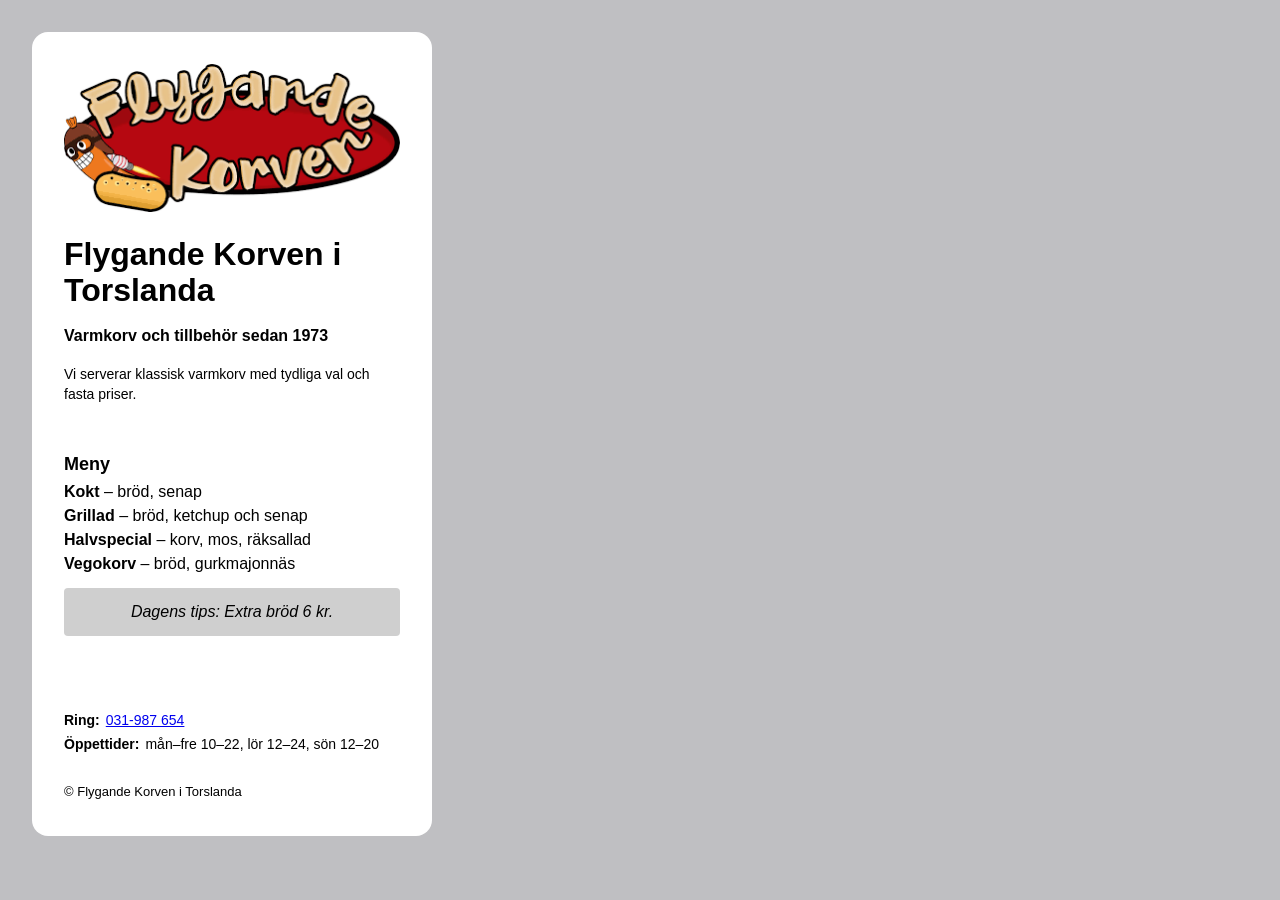
<file: index.html>
<!doctype html>
<html lang="sv">
  <head>
    <meta charset="utf-8">
    <meta name="viewport" content="width=device-width, initial-scale=1">
    <title>Flygande Korven</title>
    <link rel="stylesheet" href="style.css">
  </head>
  <body>

    <div class="menu-card">
      <header>
        <img class="logo" src="assets/flygande-korven-logo.png" alt="Flygande korvens logotyp"/>
        <h1>Flygande Korven i Torslanda</h1>
        <p class="tagline" class="leading">Varmkorv och tillbehör sedan 1973</p>
        <p class="desc">Vi serverar klassisk varmkorv med tydliga val och fasta priser.</p>
      </header>
      
      <main>
        <h2>Meny</h2>
        <ul class="menu-list">
          <li><b>Kokt</b> – bröd, senap</li>
          <li><b>Grillad</b> – bröd, ketchup och senap</li>
          <li><b>Halvspecial</b> – korv, mos, räksallad</li>
          <li><b>Vegokorv</b> – bröd, gurkmajonnäs</li>
        </ul>
      <div class="container">
        <p class="dagens-tips">Dagens tips: Extra bröd 6 kr.</p>
      </div>
      </main>
      
      <footer>
        <ul class="footer-links">
          <li class="footer-liks__item">
            <p class="footer-links__title">Ring:</p>
            <a href="tel:031-987 654">031-987 654</a>
          </li>
          <li class="footer-liks__item">
            <p class="footer-links__title">Öppettider:</p>
            <p>mån–fre 10–22, lör 12–24, sön 12–20</p>
          </li>
        </ul>
        <p class="copyright-text">© Flygande Korven i Torslanda</p>
      </footer>
    </div>

  </body>
</html>
</file>
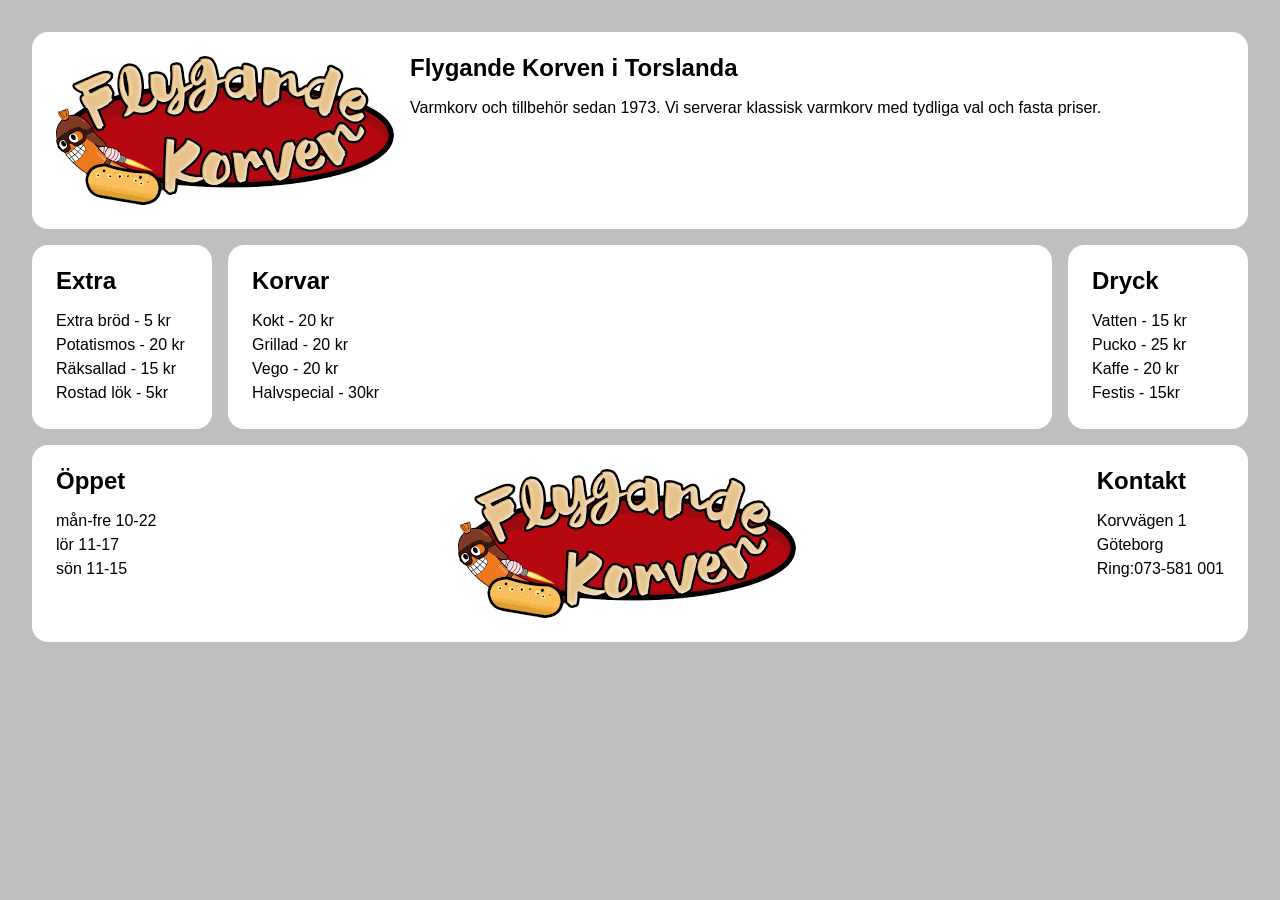
<file: flex/index.html>
<!doctype html>
<html lang="sv">
  <head>
    <meta charset="utf-8">
    <meta name="viewport" content="width=device-width, initial-scale=1">
    <title>Flygande Korven</title>
    <link rel="stylesheet" href="style.css">
  </head>
  <body>

    <div class="menu-wrapper">

      <!-- HEADER -->
      <header class="card">
        <div class="logo">
          <img src="../assets/flygande-korven-logo.png" alt="">
        </div>
        <div class="text">
          <h1>Flygande Korven i Torslanda</h1>
          <p>Varmkorv och tillbehör sedan 1973. Vi serverar klassisk varmkorv med tydliga val och fasta priser.</p>
        </div>
      </header>

      <div class="menu-middle">
        <!-- ASIDE -->
        <aside class="card">
          <h2>Extra</h2>
          <ul>
            <li>Extra bröd - 5 kr</li>
            <li>Potatismos - 20 kr</li>
            <li>Räksallad - 15 kr</li>
            <li>Rostad lök - 5kr</li>
          </ul>
        </aside>

        <!-- MAIN -->
        <main class="card">
          <h2>Korvar</h2>
          <ul>
            <li>Kokt - 20 kr</li>
            <li>Grillad - 20 kr</li>
            <li>Vego - 20 kr</li>
            <li>Halvspecial - 30kr</li>
          </ul>
        </main>

        <!-- ASIDE -->
        <aside class="card">
          <h2>Dryck</h2>
          <ul>
            <li>Vatten - 15 kr</li>
            <li>Pucko - 25 kr</li>
            <li>Kaffe - 20 kr</li>
            <li>Festis - 15kr</li>
          </ul>
        </aside>
      </div>
      
      <!-- FOOTER -->
      <footer class="card">
        <div class="text-footer">
          <h2>Öppet</h2>
          <ul>
            <li>mån-fre 10-22</li>
            <li>lör 11-17</li>
            <li>sön 11-15</li>
          </ul>
        </div>
        <div class="logo">
        <img src="../assets/flygande-korven-logo.png" alt="">
        </div>
        <div class="text-footer">
          <h2>Kontakt</h2>
          <ul>
            <li>Korvvägen 1</li>
            <li>Göteborg</li>
            <li>Ring:073-581 001</li>
          </ul>
        </div>
      </footer>

    </div>

  </body>
</html>
</file>
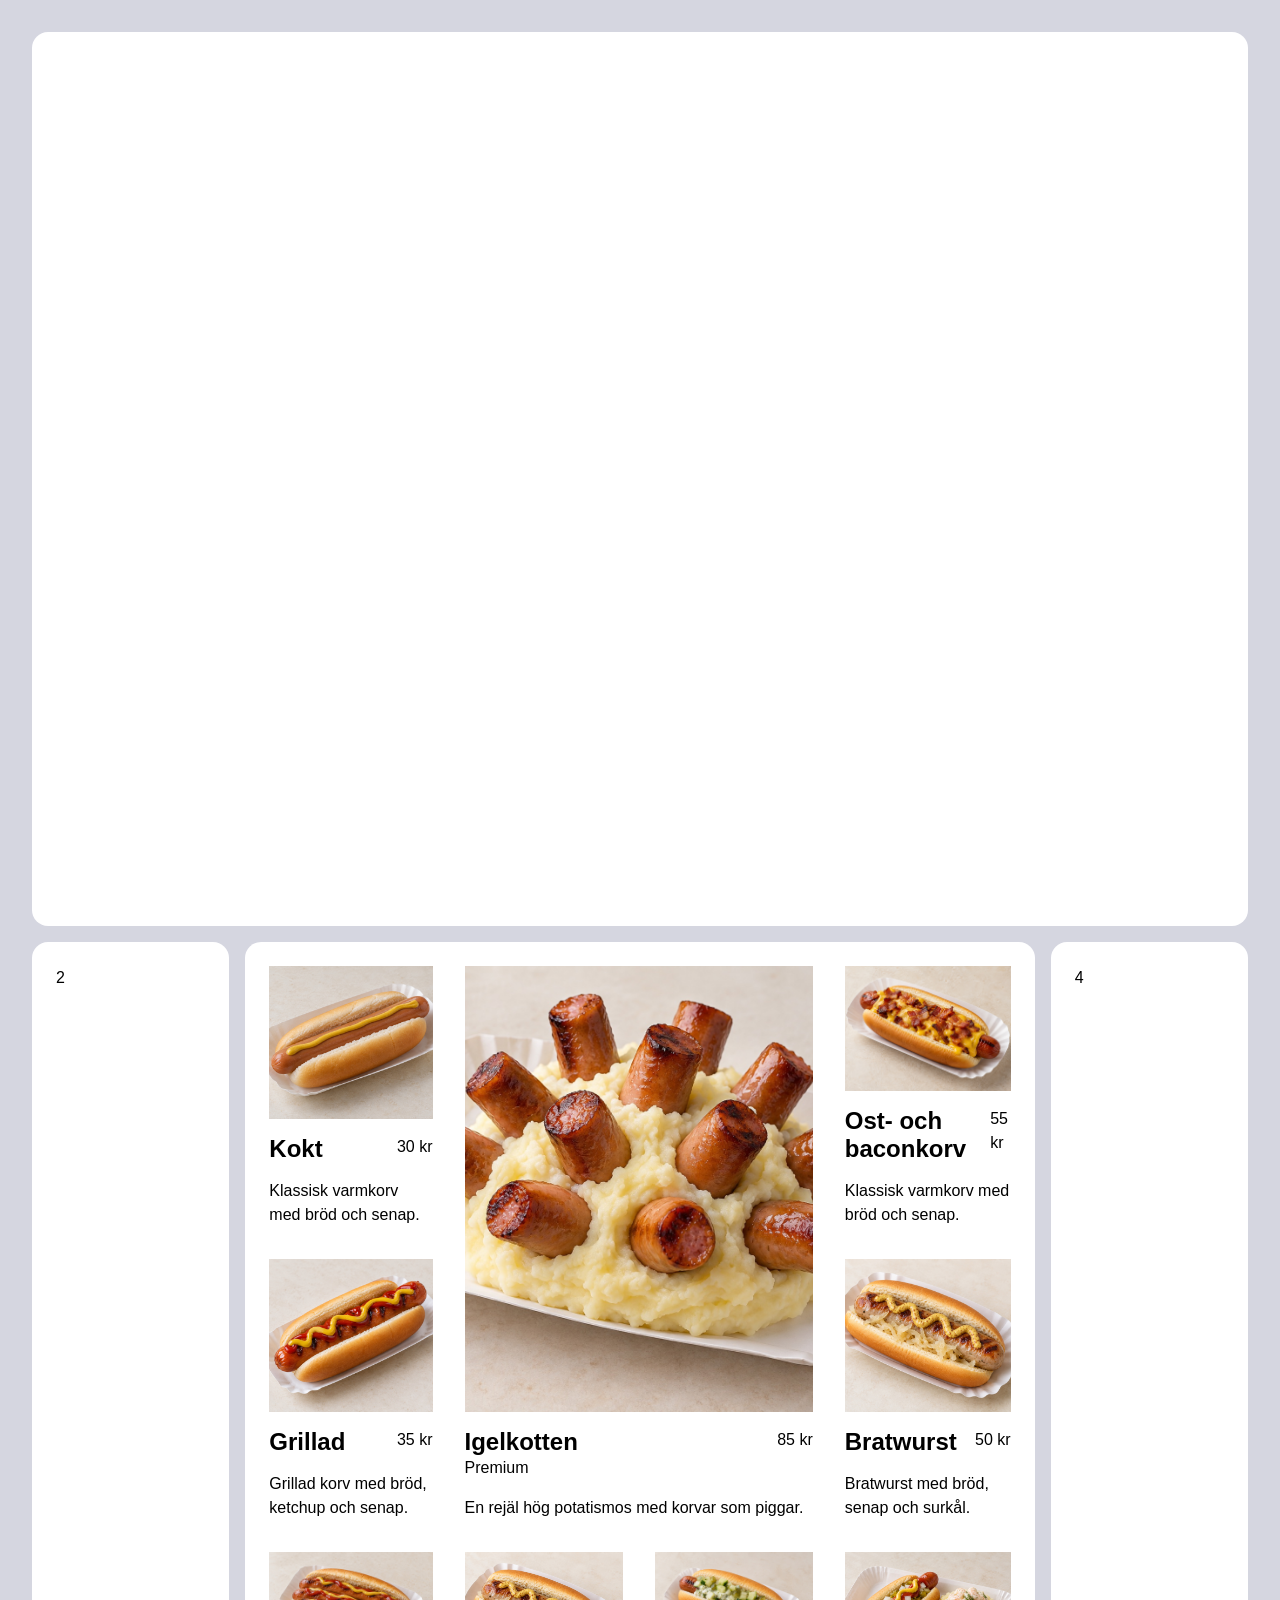
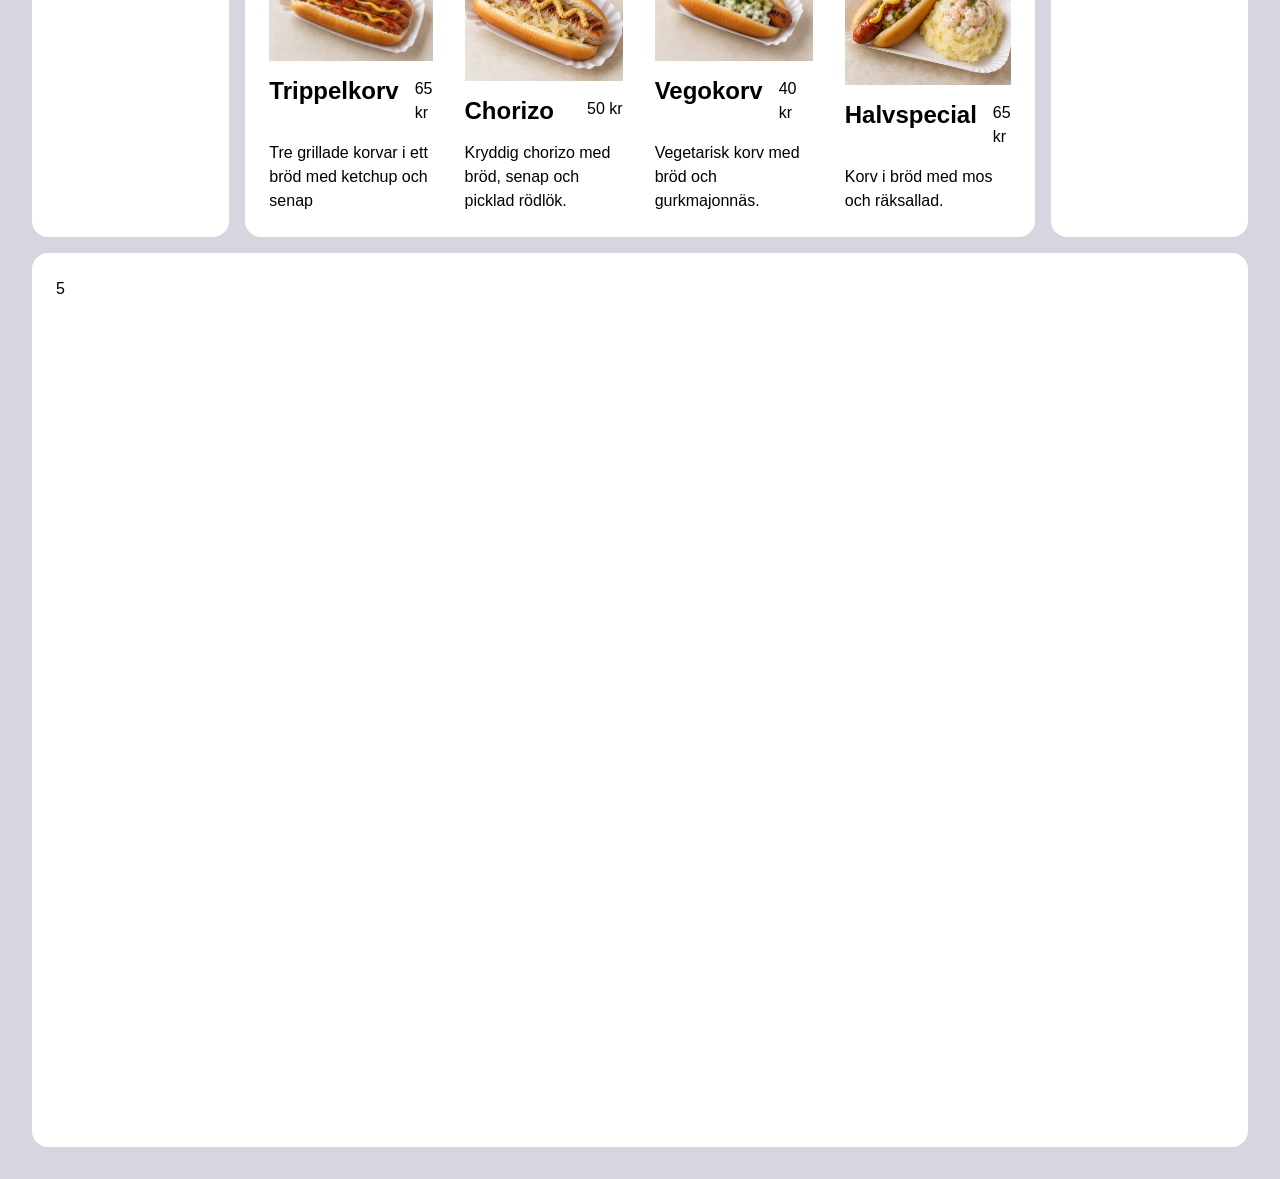
<file: grid/index.html>
<!doctype html>
<html lang="sv">
<head>
  <meta charset="utf-8">
  <meta name="viewport" content="width=device-width, initial-scale=1">
  <title>Flygande Korven – start med Flexbox</title>
  <link rel="stylesheet" href="style.css">
</head>
<body>
<div class="layout">
  <header class="card"></header>
  <aside class="card">2</aside>
  <main class="card">
      <article class="dish-card">
        <img src="assets/kokt.jpg" width="1536" height="1024" alt="Kokt korv i bröd med senap">
        <div class="dish-copy">
          <div class="dish-heading">
            <div class="dish-label"><h2 class="dish-name">Kokt</h2></div>
            <p class="dish-price">30 kr</p>
          </div>
          <p class="dish-description">Klassisk varmkorv med bröd och senap.</p>
        </div>
      </article>
      <article class="dish-card featured">
        <img src="assets/igelkotten.jpg" width="1536" height="1024" alt="Potatismos med grillade korvbitar som piggar">
        <div class="dish-copy">
          <div class="dish-heading">
            <div class="dish-label"><h2 class="dish-name">Igelkotten</h2><span class="premium">Premium</span></div>
            <p class="dish-price">85 kr</p>
          </div>
          <p class="dish-description">En rejäl hög potatismos med korvar som piggar.</p>
        </div>
      </article>
      <article class="dish-card">
        <img src="assets/ostbacon.jpg" width="1536" height="1024" alt="Korv i bröd med ost och bacon">
        <div class="dish-copy">
          <div class="dish-heading">
            <div class="dish-label"><h2 class="dish-name">Ost- och baconkorv</h2></div>
            <p class="dish-price">55 kr</p>
          </div>
          <p class="dish-description">Klassisk varmkorv med bröd och senap.</p>
        </div>
      </article>
      <article class="dish-card">
        <img src="assets/grillad.jpg" width="1536" height="1024" alt="Grillad korv i bröd med ketchup och senap">
        <div class="dish-copy">
          <div class="dish-heading">
            <div class="dish-label"><h2 class="dish-name">Grillad</h2></div>
            <p class="dish-price">35 kr</p>
          </div>
          <p class="dish-description">Grillad korv med bröd, ketchup och senap.</p>
        </div>
      </article>
      <article class="dish-card">
        <img src="assets/bratwurst.jpg" width="1536" height="1024" alt="Bratwurst i bröd med senap och surkål">
        <div class="dish-copy">
          <div class="dish-heading">
            <div class="dish-label"><h2 class="dish-name">Bratwurst</h2></div>
            <p class="dish-price">50 kr</p>
          </div>
          <p class="dish-description">Bratwurst med bröd, senap och surkål.</p>
        </div>
      </article>
      <article class="dish-card">
        <img src="assets/trippelkorv.jpg" width="1536" height="1024" alt="Tre korvar i ett bröd med ketchup och senap">
        <div class="dish-copy">
          <div class="dish-heading">
            <div class="dish-label"><h2 class="dish-name">Trippelkorv</h2></div>
            <p class="dish-price">65 kr</p>
          </div>
          <p class="dish-description">Tre grillade korvar i ett bröd med ketchup och senap</p>
        </div>
      </article>
      <article class="dish-card">
        <img src="assets/bratwurst.jpg" width="1536" height="1024" alt="Korv i bröd med senap, samma referensbild som Bratwurst">
        <div class="dish-copy">
          <div class="dish-heading">
            <div class="dish-label"><h2 class="dish-name">Chorizo</h2></div>
            <p class="dish-price">50 kr</p>
          </div>
          <p class="dish-description">Kryddig chorizo med bröd, senap och picklad rödlök.</p>
        </div>
      </article>
      <article class="dish-card">
        <img src="assets/vegokorv.jpg" width="1536" height="1024" alt="Vegokorv i bröd med gurkmajonnäs">
        <div class="dish-copy">
          <div class="dish-heading">
            <div class="dish-label"><h2 class="dish-name">Vegokorv</h2></div>
            <p class="dish-price">40 kr</p>
          </div>
          <p class="dish-description">Vegetarisk korv med bröd och gurkmajonnäs.</p>
        </div>
      </article>
      <article class="dish-card">
        <img src="assets/halvspecial.jpg" width="1536" height="1024" alt="Korv i bröd med mos och räksallad">
        <div class="dish-copy">
          <div class="dish-heading">
            <div class="dish-label"><h2 class="dish-name">Halvspecial</h2></div>
            <p class="dish-price">65 kr</p>
          </div>
          <p class="dish-description">Korv i bröd med mos och räksallad.</p>
        </div>
      </article>
  </main>
  <aside class="card">4</aside>
  <footer class="card">5</footer>
</div>



<div class="menu-wrapper">
  <header class="card menu-header">
    <div class="logo"><img src="assets/flygande-korven-logo.png" width="338" height="149" alt="Flygande Korven"></div>
    <div class="text">
      <h1>Flygande Korven i Torslanda</h1>
      <div class="intro-lines"><p>Varmkorv och tillbehör sedan 1973</p><p>Vi serverar klassisk varmkorv med tydliga val och fasta priser.</p></div>
    </div>
  </header>
  <!-- Nästa steg: flytta upp de tre panelerna och ta bort denna wrapper. -->
  <div class="menu-middle">
  <aside class="card side-menu" aria-labelledby="extra-heading">
    <h2 id="extra-heading">Extra</h2>
    <ul><li>Extra bröd – 5 kr</li><li>Potatismos – 20 kr</li><li>Räksallad – 15 kr</li><li>Rostad lök – 5 kr</li></ul>
  </aside>
  <main class="card main-menu" aria-label="Korvmeny">
  </main>
  <aside class="card side-menu" aria-labelledby="drink-heading">
    <h2 id="drink-heading">Dryck</h2>
    <ul><li>Vatten – 15 kr</li><li>Pucko – 25 kr</li><li>Kaffe – 20 kr</li><li>Festis – 15 kr</li></ul>
  </aside>
  </div>
  <footer class="card menu-footer">
    <div class="footer-copy">
      <h2>Öppet</h2>
      <ul><li>mån–fre 10–22</li><li>lör 12–24</li><li>sön 12–20</li></ul>
    </div>
    <div class="logo"><img src="assets/flygande-korven-logo.png" width="338" height="149" alt="Flygande Korven"></div>
    <div class="footer-copy contact">
      <div class="contact-content">
      <h2>Kontakt</h2>
      <ul><li>Korvvägen 1</li><li>Torslanda</li><li><a href="tel:031987654">Ring: 031-987 654</a></li></ul>
      </div>
    </div>
  </footer>
</div>
</body>
</html>
</file>
<file: style.css>
* {
    margin: 0;
    padding: 0;
    box-sizing: border-box;
}

body {
    font-family: Arial, Helvetica, sans-serif;
    line-height: 24px;
    font-size: 16px;
    color: black;
    padding: 32px;
    background-color: rgb(191, 191, 194);
}

header {
    margin-bottom: 48px;
}

.logo {
    max-width: 100%;
    display: block;
    height: auto;
    margin-bottom: 24px;
}
.menu-card {

    h1 {
        line-height: 36px;
        margin-bottom: 16px;
    }

    h2 {
        margin-bottom: 4px;
        font-size: 18px;
    }

    background-color: white;
    padding: 32px;
    width: 400px;
    border-radius: 16px;
}

.tagline {
    font-weight: 700;
    margin-bottom: 16px;
}

.desc {
    font-size: 14px;
    line-height: 20px;
}

.menu-list {
    list-style: none;
}

.container {
    background: rgb(207, 207, 207);
    border-radius: 4px;
}

.dagens-tips {
    text-align: center;
    padding: 12px;
    font-style: italic;
    margin-top: 12px;
}

.footer-liks__item {
    display: flex;
}

.footer-links__title {
    font-weight: 700;
    padding-right: 6px;

}

.footer-links {
    padding-top: 24px;
    list-style: none;
    font-size: 14px;
}

footer {
    margin-top: 48px;

    .copyright-text {
        margin-top: 24px;
        font-size: small;
    }
}
</file>
<file: flex/style.css>
/* RESET */
* {
    margin: 0;
    padding: 0;
    box-sizing: border-box;
}

body {
    font-family: Arial, Helvetica, sans-serif;
    line-height: 24px;
    font-size: 16px;
    color: black;
    padding: 32px;
    background-color: rgb(191, 191, 194);
}

ul {
    list-style: none;
}

/* TYPOGRAPHY */
h1 {
    margin-bottom: 16px;
}

h2 {
    margin-bottom: 16px;
}

/* CARD */
.card {
    background: white;
    border-radius: 16px;
    padding: 24px;
}

/* LAYOUT */
.menu-wrapper {
    display: flex;
    flex-direction: column;
    gap: 16px;
}

.menu-middle {
    display: flex;
    justify-content: space-between;
    gap: 16px;
    
    aside {
        flex-basis: 180px;
    }
    
    main {
        flex-grow: 1;
    }
}

/* HEADER */
header {
    display: flex;
    gap: 16px;

    .logo {
        flex-basis: 80px;
        display: flex;
        align-items: center;
        justify-content: cent;
    }

    .text {
        flex-grow: 1;

        h1 {
            font-size: 24px;
        }
    }
}

footer {
    display: flex;
    gap: 16px;
    justify-content: space-between;

    .logo {
        flex-basis: 80px;
        display: flex;
        align-items: center;
        justify-content: cent;
    }
}

@media (max-width: 700px) {
    .card {
        flex-direction: column;
    }

    .menu-middle {
        flex-direction: column;
    }
    
}
</file>
<file: grid/style.css>
/* Gemensamma grundstilar från den första menyn. */
* { box-sizing: border-box; }
body { color: #000; font-family: Arial, sans-serif; font-size: 16px; margin: 0; padding: 32px; background: #d5d6e0; line-height: 24px; }
h1, h2, h3, p, ul { margin: 0; }
h1 { font-size: 32px; line-height: 40px; }
h2 { font-size: 24px; line-height: 28px; }
ul { list-style: none; padding: 0; }
.main-menu li strong { font-weight: 400; }
a { color: inherit; }
.tagline { font-weight: 400; }
.description { font-size: 16px; line-height: 24px; }
.menu-tip { font-size: 14px; line-height: 20px; }
.copyright { margin-top: 16px; font-size: 12px; line-height: 16px; text-align: center; }
.card { background: #fff; border-radius: 16px; padding: 24px; }
.logo img { display: block; width: 100%; max-width: 190px; height: auto; }

.menu-wrapper {
  display: none;
  flex-direction: column;
  gap: 16px;
}

.menu-middle {
  display: flex;
  gap: 16px;
}

.menu-middle > aside { flex-basis: 20%; min-width: 0; }
.menu-middle > .main-menu { flex-grow: 1; min-width: 0; }

.menu-wrapper > header { display: flex; align-items: center; gap: 32px; }
.logo { flex-basis: 190px; flex-shrink: 0; min-width: 0; display: flex; align-items: center; justify-content: center; }

.text {
  flex-grow: 1;
  min-width: 0;
  display: flex;
  flex-direction: column;
  align-items: flex-start;
  justify-content: center;
  gap: 8px;
  text-align: left;
}
.text h1 { margin-bottom: 8px; }

.menu-wrapper > footer { display: flex; justify-content: space-between; gap: 16px; }
.footer-copy { flex-basis: 20%; min-width: 0; }

.footer-copy {
  display: flex;
  flex-direction: column;
  align-items: flex-start;
  justify-content: flex-start;
  gap: 16px;
  text-align: left;
}
.side-menu, .main-menu { display: flex; flex-direction: column; gap: 16px; }

/* Bonus för smala fönster. 
@media (max-width: 900px) {
  body { padding: 16px; }
  .menu-wrapper > header, .menu-middle, .menu-wrapper > footer { flex-direction: column; }
  .logo, .menu-middle > aside, .footer-copy { flex-basis: auto; }
  .menu-middle > .main-menu { flex-grow: 0; }
}

/* Nya menybilder: bara en grundregel så att de ryms i sidan.
   Korvkortens utseende, Flexbox och Grid skriver du själv. */
.dish-card img { display: block; max-width: 100%; height: auto; }

/* Din uppgift: se README.md och Figma. Börja med HTML-strukturen. */

/* Samma gruppering av kontaktuppgifterna som i den tidigare footern. */
.contact-content { display: flex; flex-direction: column; gap: 16px; }




.layout {
  display: grid;
  grid-template-columns: 1fr 4fr 1fr;
  grid-template-rows: 1fr 1fr 1fr;
  gap: 16px;
}

header, footer {
  grid-column: 1 / -1;
}

main {
  display: grid;
  grid-template-columns: 1fr 1fr 1fr 1fr;
  grid-template-rows: 1fr 1fr 1fr;
  gap: 32px;

  .dish-card.featured {
    grid-column: span 2;
    grid-row: span 2;
  }

  .dish-card {
    display: flex;
    flex-direction: column;
    gap: 16px;

    img {
      flex-grow: 1;
      object-fit: cover;
    }

    .dish-copy {
      display: flex;
      flex-direction: column;
      gap: 16px;
    }

    .dish-heading {
      display: flex;
      flex-direction: row;
      justify-content: space-between;
      gap: 16px;
    }

    .dish-name {

    }

    .dish-price {

    }

    .dish-description {

    }
  }
}

@media (max-width: 500px) {
  .layout {
    display: flex;
    flex-direction: column;
  }

  main {
    grid-template-columns: 1fr;
  }

  .dish-card.featured {
    grid-column: span 1;
    grid-row: span 1;
  }
}
</file>
